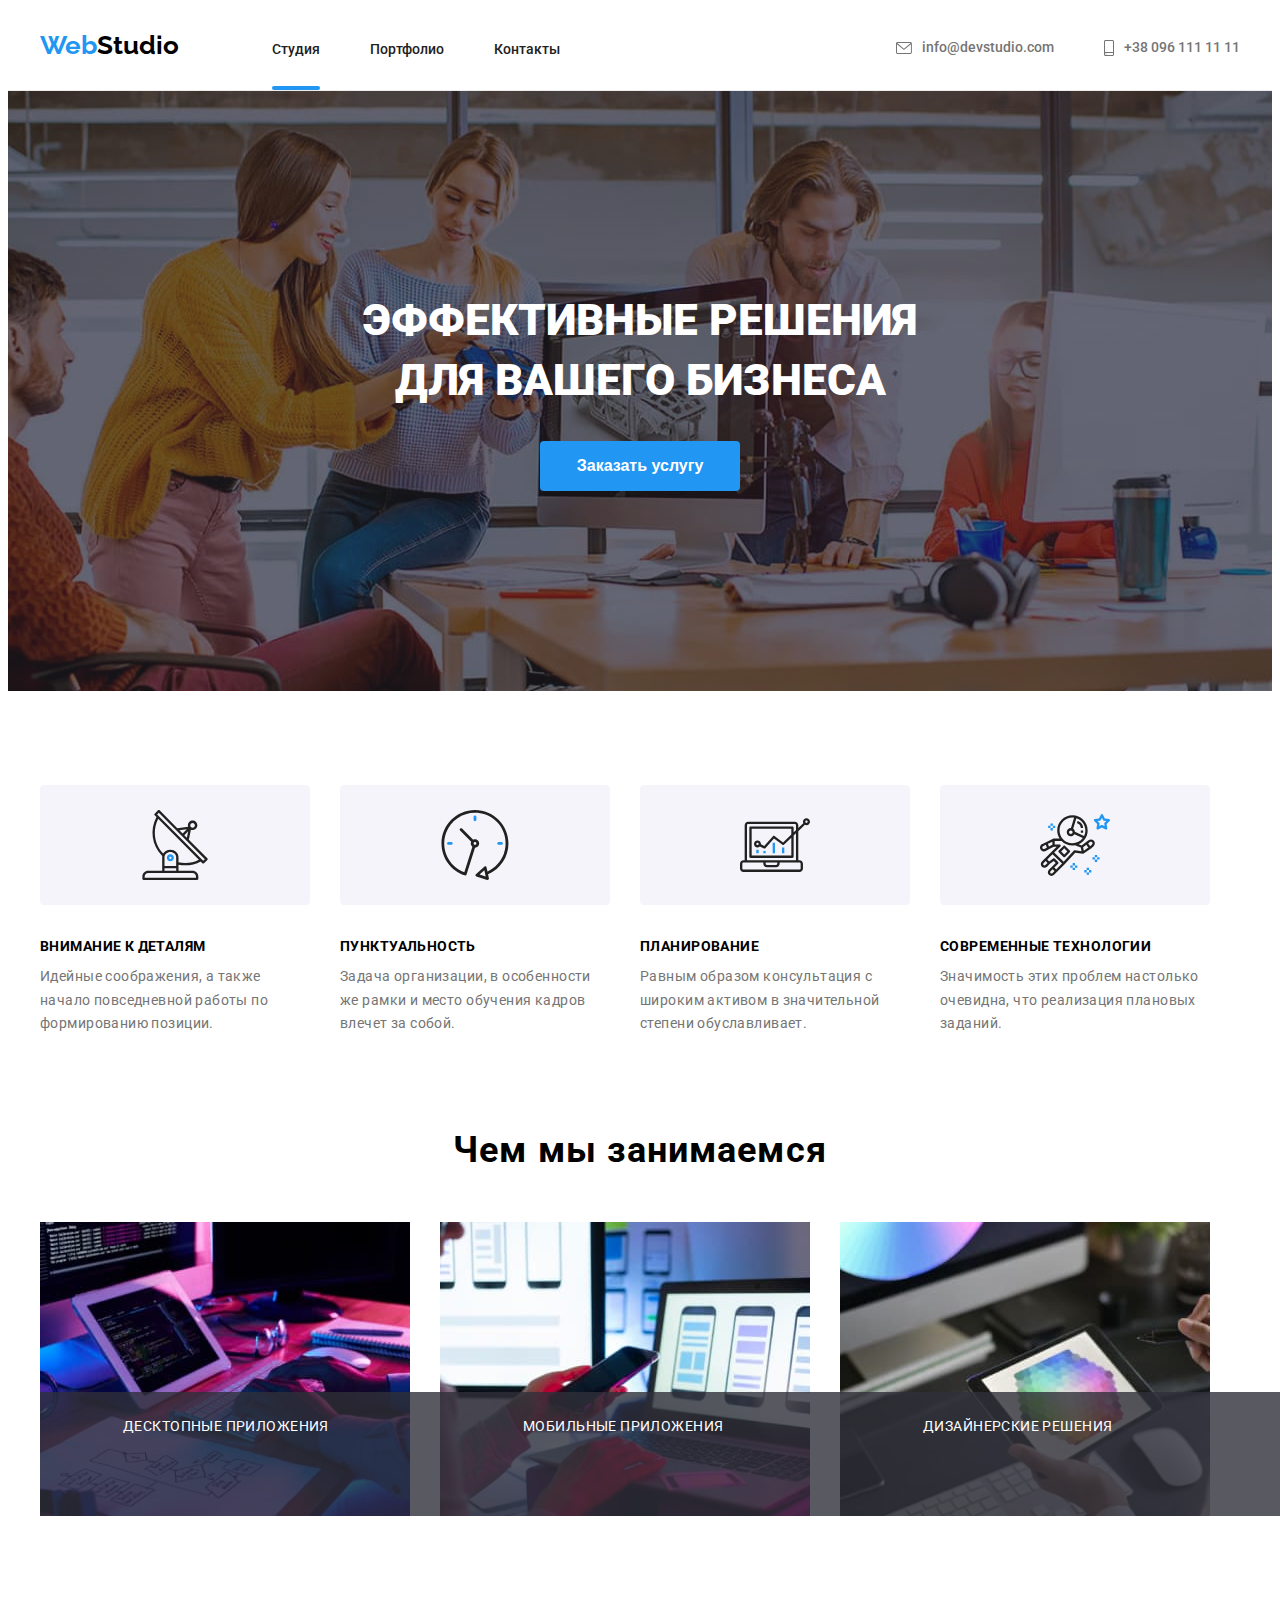
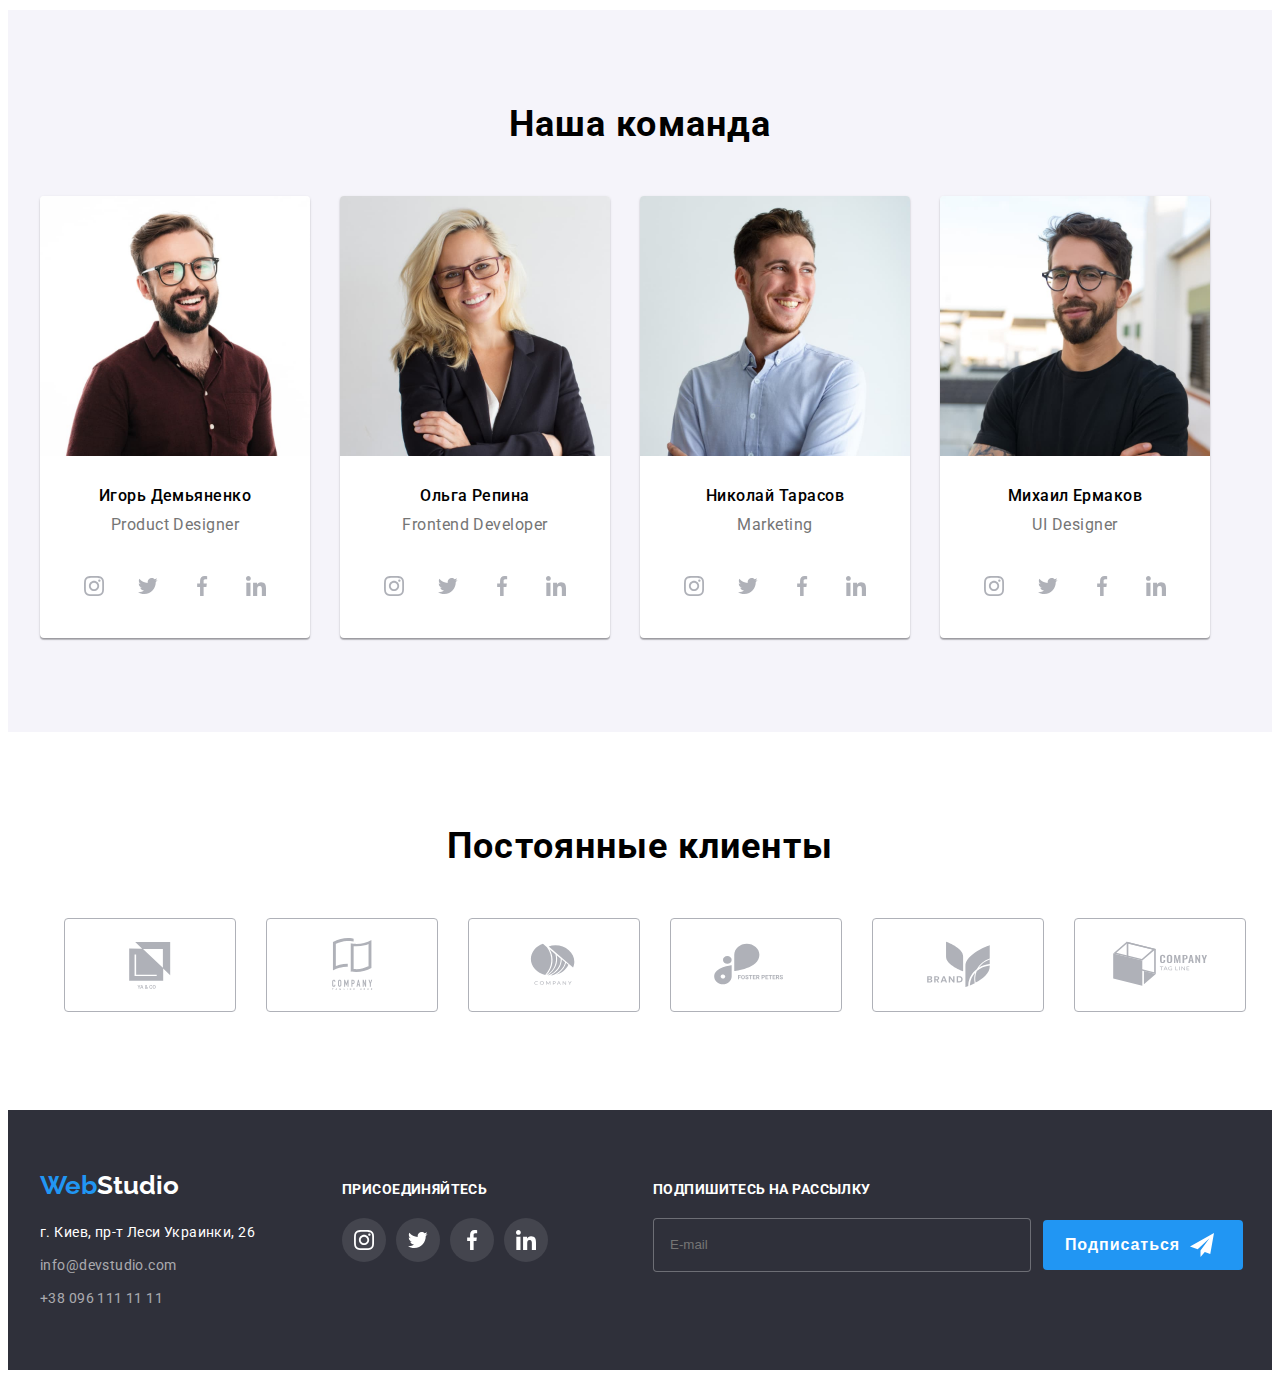
<file: index.html>
<!DOCTYPE html>
<html lang="ru">

<head>
    <meta charset="UTF-8">
    <meta http-equiv="X-UA-Compatible" content="IE=edge">
    <meta name="viewport" content="width=device-width, initial-scale=1.0">
    <title>WebStudio</title>
    <link rel="preconnect" href="https://fonts.googleapis.com">
    <link rel="preconnect" href="https://fonts.gstatic.com" crossorigin>
    <link href="https://fonts.googleapis.com/css2?family=Raleway:wght@700&amp;family=Roboto:wght@400;500;700;900&amp;display=swap"
        rel="stylesheet">
    <link rel="stylesheet" href="https://cdnjs.cloudflare.com/ajax/libs/modern-normalize/1.1.0/modern-normalize.min.css"
        integrity="sha512-wpPYUAdjBVSE4KJnH1VR1HeZfpl1ub8YT/NKx4PuQ5NmX2tKuGu6U/JRp5y+Y8XG2tV+wKQpNHVUX03MfMFn9Q=="
        crossorigin="anonymous" referrerpolicy="no-referrer" />
    <link rel="stylesheet" href="./css/main.min.css">
</head>

<body>
    <header class="header">
        <div class="main-nav container">
            <a href="./index.html" class="link-logo"><span class="logo">Web</span><span class="logo-b">Studio</span></a>
            <nav>
                <ul class="site-nav list">
                    <li class="site-nav__item">
                        <a href="./index.html" class="link site-nav__item--active">Студия</a>
                    </li>
                    <li class="site-nav__item">
                        <a href="./portfolio.html" class="link">Портфолио</a>
                    </li>
                    <li class="site-nav__item">
                        <a href="#" class="link">Контакты</a>
                    </li>
                </ul>
            </nav>
        <div class="registration">
            <ul class="auth-nav list">
                <li class="auth-nav__item">
                    <a class="auth-nav__link" href="mailto:info@devstudio.com"><svg class="icon icon-mt" width="16" height="12">
                            <use href="./images/icons.svg#massage">
                            </use>
                        </svg>info@devstudio.com</a>
                </li>
                <li class="auth-nav__item">
                    <a href="tel:+380961111111" class="auth-nav__link"><svg class="icon icon-mt" width="10" height="16">
                            <use href="./images/icons.svg#smartphone">
                            </use>
                        </svg>+38 096 111 11 11</a>
                </li>
            </ul>
        </div>
        </div>
    </header>
    <main>

        <!-- Hero -->
        <section class="hero">
            <div class="container">
                <h1 class="hero__title">ЭФФЕКТИВНЫЕ РЕШЕНИЯ<br />ДЛЯ ВАШЕГО БИЗНЕСА</h1>
                <button type="button" class="button" data-modal-open><span class="btn-text">Заказать услугу</span></button>
            </div>
        </section>

        <!-- Benefits -->

        <section class="section">
            <div class="container benefits">
                <h2 class="benefits__title">Преимущества</h2>
                <ul class="benefits-list list">
                    <li class="benefits-list__item">
                        <svg class="benefits-list__icon" width="270" height="120">
                            <use href="./images/icons.svg#antenna">
                            </use>
                        </svg>
                        <h3 class="benefits-list__name">Внимание к деталям</h3>
                        <p class="benefits-list__text">Идейные соображения, а также начало повседневной работы по формированию
                            позиции.</p>
                    </li>
                    <li class="benefits-list__item">
                        <svg class="benefits-list__icon" width="270" height="120">
                            <use href="./images/icons.svg#clock">
                            </use>
                        </svg>
                        <h3 class="benefits-list__name">Пунктуальность</h3>
                        <p class="benefits-list__text">Задача организации, в особенности же рамки и место обучения кадров
                            влечет за собой.</p>
                    </li>
                    <li class="benefits-list__item">
                        <svg class="benefits-list__icon" width="270" height="120">
                            <use href="./images/icons.svg#monitor">
                            </use>
                        </svg>
                        <h3 class="benefits-list__name">Планирование</h3>
                        <p class="benefits-list__text">Равным образом консультация с широким активом в значительной степени
                            обуславливает.</p>
                    </li>
                    <li class="benefits-list__item">
                        <svg class="benefits-list__icon" width="270" height="120">
                            <use href="./images/icons.svg#astronaut">
                            </use>
                        </svg>
                        <h3 class="benefits-list__name">Современные технологии</h3>
                        <p class="benefits-list__text">Значимость этих проблем настолько очевидна, что реализация плановых
                            заданий.</p>
                    </li>
                </ul>
            </div>
        </section>

        <!-- Services -->

        <section class="section services">
            <div class="container">
                <h2 class="services__title">Чем мы занимаемся</h2>
                <ul class="services-list list">
                    <li class="services-list__item">
                        
                        <a href="#" class="services-list__link ">
                            <img src="./images/img1.jpg" alt="Разработчик набирает код"
                                width="370">                        
                            <p class="services-list__name">ДЕСКТОПНЫЕ ПРИЛОЖЕНИЯ</p>
                        </a>
                        
                    </li>

                    <li class="services-list__item">
                        <a href="#" class="services-list__link">
                            <img src="./images/img2.jpg" alt="Разработчик тестирует программу"
                                width="370">
                            <p class="services-list__name">МОБИЛЬНЫЕ ПРИЛОЖЕНИЯ</p>
                        </a>
                    </li>

                    <li class="services-list__item">
                        <a href="#" class="services-list__link"><img src="./images/img3.jpg" alt="Разработчик подбирает цвет"
                                width="370">
                            <p class="services-list__name">ДИЗАЙНЕРСКИЕ РЕШЕНИЯ</p>
                        </a>
                    </li>
                </ul>
            </div>
        </section>

        <!-- Command -->

        <section class="command section">
            <div class="container">
                <h2 class="command__title">Наша команда</h2>
                <ul class="command-list list">
                    <li class="command-list__item">                        
                        <img src="./images/img11.jpg" alt="Игорь Демьяненко" width="270">
                        <h3 class="command-list__crewman">Игорь Демьяненко</h3>
                        <p lang="en" class="command-list__specification">Product Designer</p>
                        <ul class="social-network list">
                            <li class="social-network__item">
                                <a href="#" class="link social-network__link">
                                    <svg class="social-network__icon" width="20px" height="20px">
                                        <use href="./images/icons.svg#instagram"></use>
                                    </svg>
                                </a>
                        
                            </li>
                            <li class="social-network__item">
                                <a href="#" class="link social-network__link">
                                    <svg class="social-network__icon" width="20px" height="20px">
                                        <use href="./images/icons.svg#twitter"></use>
                                    </svg>
                                </a>
                        
                            </li>
                            <li class="social-network__item">
                                <a href="#" class="link social-network__link">
                                    <svg class="social-network__icon" width="20px" height="20px">
                                        <use href="./images/icons.svg#facebook"></use>
                                    </svg>
                                </a>
                        
                            </li>
                            <li class="social-network__item">
                                <a href="#" class="link social-network__link">
                                    <svg class="social-network__icon" width="20px" height="20px">
                                        <use href="./images/icons.svg#linkedin"></use>
                                    </svg>
                                </a>
                        
                            </li>
                        </ul>
                    </li>
                    <li class="command-list__item">
                        <img src="./images/img22.jpg" alt="Ольга Репина" width="270">
                        <h3 class="command-list__crewman">Ольга Репина</h3>
                        <p lang="en" class="command-list__specification">Frontend Developer</p>
                        <ul class="social-network list">
                            <li class="social-network__item">
                                <a href="#" class="link social-network__link">
                                    <svg class="social-network__icon" width="20px" height="20px">
                                        <use href="./images/icons.svg#instagram"></use>
                                    </svg>
                                </a>
                        
                            </li>
                            <li class="social-network__item">
                                <a href="#" class="link social-network__link">
                                    <svg class="social-network__icon" width="20px" height="20px">
                                        <use href="./images/icons.svg#twitter"></use>
                                    </svg>
                                </a>
                        
                            </li>
                            <li class="social-network__item">
                                <a href="#" class="link social-network__link">
                                    <svg class="social-network__icon" width="20px" height="20px">
                                        <use href="./images/icons.svg#facebook"></use>
                                    </svg>
                                </a>
                        
                            </li>
                            <li class="social-network__item">
                                <a href="#" class="link social-network__link">
                                    <svg class="social-network__icon" width="20px" height="20px">
                                        <use href="./images/icons.svg#linkedin"></use>
                                    </svg>
                                </a>
                        
                            </li>
                        </ul>
                    </li>
                    <li class="command-list__item">
                        <img src="./images/img33.jpg" alt="Николай Тарасов" width="270">
                        <h3 class="command-list__crewman">Николай Тарасов</h3>
                        <p lang="en" class="command-list__specification">Marketing</p>
                        <ul class="social-network list">
                            <li class="social-network__item">
                                <a href="#" class="link social-network__link">
                                    <svg class="social-network__icon" width="20px" height="20px">
                                        <use href="./images/icons.svg#instagram"></use>
                                    </svg>
                                </a>
                        
                            </li>
                            <li class="social-network__item">
                                <a href="#" class="link social-network__link">
                                    <svg class="social-network__icon" width="20px" height="20px">
                                        <use href="./images/icons.svg#twitter"></use>
                                    </svg>
                                </a>
                        
                            </li>
                            <li class="social-network__item">
                                <a href="#" class="link social-network__link">
                                    <svg class="social-network__icon" width="20px" height="20px">
                                        <use href="./images/icons.svg#facebook"></use>
                                    </svg>
                                </a>
                        
                            </li>
                            <li class="social-network__item">
                                <a href="#" class="link social-network__link">
                                    <svg class="social-network__icon" width="20px" height="20px">
                                        <use href="./images/icons.svg#linkedin"></use>
                                    </svg>
                                </a>
                        
                            </li>
                        </ul>
                    </li>
                    <li class="command-list__item">
                        <img src="./images/img44.jpg" alt="Михаил Ермаков" width="270">
                        <h3 class="command-list__crewman">Михаил Ермаков</h3>
                        <p lang="en" class="command-list__specification">UI Designer</p>
                        <ul class="social-network list">
                            <li class="social-network__item">
                                <a href="#" class="link social-network__link">
                                    <svg class="social-network__icon" width="20px" height="20px">
                                        <use href="./images/icons.svg#instagram"></use>
                                    </svg>
                                </a>
                        
                            </li>
                            <li class="social-network__item">
                                <a href="#" class="link social-network__link">
                                    <svg class="social-network__icon" width="20px" height="20px">
                                        <use href="./images/icons.svg#twitter"></use>
                                    </svg>
                                </a>
                        
                            </li>
                            <li class="social-network__item">
                                <a href="#" class="link social-network__link">
                                    <svg class="social-network__icon" width="20px" height="20px">
                                        <use href="./images/icons.svg#facebook"></use>
                                    </svg>
                                </a>
                        
                            </li>
                            <li class="social-network__item">
                                <a href="#" class="link social-network__link">
                                    <svg class="social-network__icon" width="20px" height="20px">
                                        <use href="./images/icons.svg#linkedin"></use>
                                    </svg>
                                </a>
                        
                            </li>
                        </ul>
                    </li>
                </ul>
                
            </div>
        </section>
        <!-- Clients -->
        <section class="section">
            <div class="container clients">
            <h2 class="clients__title">Постоянные клиенты</h2>
            <ul class="clients-list list">
                <li class="clients-list__item">
                    <a href="#" class="clients-list__link">
                    <svg class="clients-list__icon" width="170" height="92">
                        <use href="./images/icons.svg#client-1-1"></use>
                    </svg>
                    </a>
                </li>
                <li class="clients-list__item">
                    <a href="#" class="clients-list__link">
                    <svg class="clients-list__icon" width="170" height="92">
                        <use href="./images/icons.svg#client-2-1"></use>
                    </svg>
                    </a>
                </li>
                <li class="clients-list__item">
                    <a href="#" class="clients-list__link">
                    <svg class="clients-list__icon" width="170" height="92">
                        <use href="./images/icons.svg#client-3-1"></use>
                    </svg>
                    </a>
                </li>
                <li class="clients-list__item">
                    <a href="#" class="clients-list__link">
                    <svg class="clients-list__icon" width="170" height="92">
                        <use href="./images/icons.svg#client-4"></use>
                    </svg>
                    </a>
                </li>
                <li class="clients-list__item">
                    <a href="#" class="clients-list__link">
                    <svg class="clients-list__icon" width="170" height="92">
                        <use href="./images/icons.svg#client-5-1"></use>
                    </svg>
                    </a>
                </li>
                <li class="clients-list__item">
                    <a href="#" class="clients-list__link">
                    <svg class="clients-list__icon" width="170" height="92">
                        <use href="./images/icons.svg#client-6-1"></use>
                    </svg>
                    </a>
                </li>
            </ul>
            </div>
        </section>

    </main>

    <!-- Footer -->

    <footer class="footer">
        <div class="container container-footer">
            <div class="footer-contacts">
            <a href="./index.html" class="link-logo link-logo-footer"><span class="logo">Web</span><span class="logo-b-footer">Studio</span></a>
            <address>
                <ul class="list footer-contacts__list">
                    <li>
                        <a href="https://goo.gl/maps/Gw6oFN7DVB9urLdV7" rel="noreferrer nofolow" class="footer-contacts__adress">г. Киев,
                            пр-т Леси Украинки, 26</a>
                    </li>
                    <li>
                        <a href="mailto:info@devstudio.com" class="footer-contacts__mail-tel">info@devstudio.com</a>
                    </li>
                    <li>
                        <a href="tel:+380961111111" class="footer-contacts__mail-tel">+38 096 111 11 11</a>
                    </li>
                </ul>
            </address>
            </div>
            <div class="footer-media">
                <h2 class="footer-media__title">присоединяйтесь</h2>
                <ul class="social-network list">
                    <li class="social-network__item">
                        <a href="#" class="link social-network__link--gray">
                            <svg class="social-network__icon" width="20px" height="20px">
                                <use href="./images/icons.svg#instagram"></use>
                            </svg>
                        </a>
                
                    </li>
                    <li class="social-network__item">
                        <a href="#" class="link social-network__link--gray">
                            <svg class="social-network__icon" width="20px" height="20px">
                                <use href="./images/icons.svg#twitter"></use>
                            </svg>
                        </a>
                
                    </li>
                    <li class="social-network__item">
                        <a href="#" class="link social-network__link--gray">
                            <svg class="social-network__icon" width="20px" height="20px">
                                <use href="./images/icons.svg#facebook"></use>
                            </svg>
                        </a>
                
                    </li>
                    <li class="social-network__item">
                        <a href="#" class="link social-network__link--gray">
                            <svg  class="social-network__icon" width="20px" height="20px">
                                <use href="./images/icons.svg#linkedin"></use>
                            </svg>
                        </a>                
                    </li>
                </ul>
            </div>
            <div class="container-footer-subscribe">
                <form action="#" class="footer-subscribe"> 
                    <label for="footer-subscribe" class="footer-subscribe__label">Подпишитесь на рассылку</label>
                    <div class="subscribe-online">
                    <input type="email" name="email-subscribe" id="footer-subscribe" class="footer-subscribe__input" placeholder="E-mail" required>
                    <button type="submit" class="footer-subscribe__button"><span class="footer-subscribe__button--span">Подписаться
                        <svg class="footer-subscribe__icon" width="24px" height="24px">
                            <use href="./images/icons.svg#icon-send"></use>
                        </svg>
                    </span></button>
                    </div>
                </form>
            </div>
        </div>
    </footer>
    <div class="backdrop is-hidden" data-modal>
        <div class="modal">
            <button type="button" class="modal__close" data-modal-close>
                <svg class="close" width="11px" height="11px"><use href="./images/icons.svg#vector"></use></svg>
            </button>
            <p class="modal__title">Оставьте свои данные, мы вам перезвоним</p>
            <form action="#" class="form-online">
                <div class="input-name">
                <label for="user-name" class="form-online__label">Имя</label>
                <input type="text" class="form-online__input" name="user-name" id="user-name" required>
                <svg class="icon-black" width="18px" height="18px">
                    <use href="./images/icons.svg#person-black"></use>
                </svg>
                </div>

                <div class="input-tel">
                <label for="user-tel" class="form-online__label">Телефон</label>
                <input type="tel" class="form-online__input" name="user-tel" id="user-tel" required>
                <svg class="icon-black" width="18px" height="18px">
                    <use href="./images/icons.svg#phone-black"></use>
                </svg>
                </div>

                <div class="input-email">
                <label for="user-email" class="form-online__label">Почта</label>
                <input type="email" class="form-online__input" name="user-email" id="user-email">
                <svg class="icon-black" width="18px" height="18px">
                    <use href="./images/icons.svg#email-black"></use>
                </svg>
                </div>
                <label for="comment" class="form-online__label">Комментарий</label>
                <textarea name="comment" class="form-online__comment" id="comment" placeholder="Введите текст"></textarea>
                <div class="check-online">
                <input type="checkbox" name="check" id="check" class="form-online__checkbox visually-hidden" required>
                <label for="check" class="check-b">
                    <span>
                    <svg class="check-on" width="16px" height="15px">
                        <use href="./images/icons.svg#icon-check"></use>
                    </svg>
                </span>Соглашаюсь с рассылкой и принимаю <a href="#" class="agreement" target="_blank"> Условия договора</a> </label>
                </div>
                <button type="submit" class="button"><span class="btn-text">Отправить</span></button>
            </form>
           
        </div>
    </div>
    


    <script src="./js/modal.js"></script>
</body>

</html>
</file>
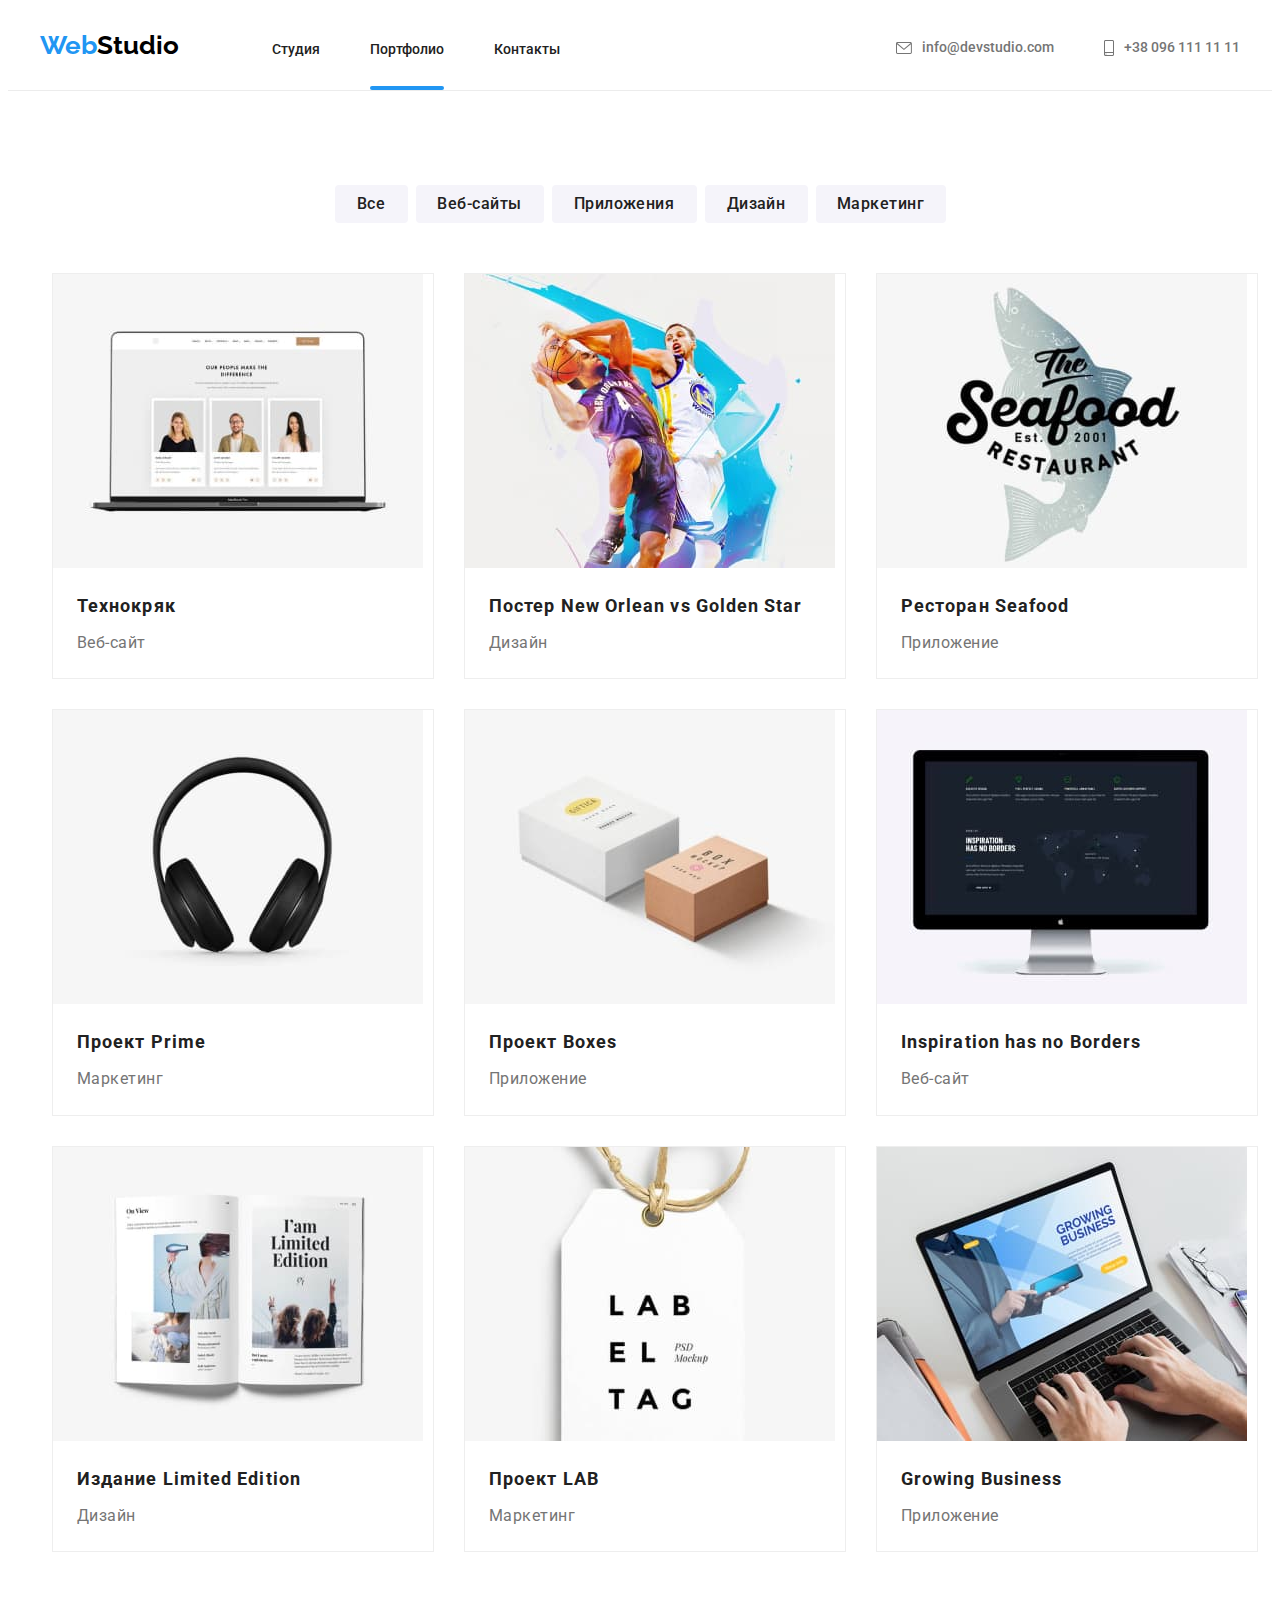
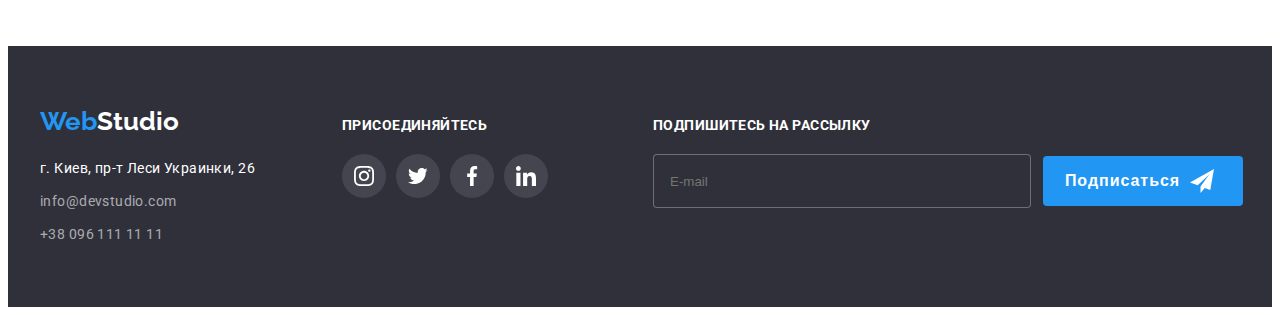
<file: portfolio.html>
<!DOCTYPE html>
<html lang="en">

<head>
    <meta charset="UTF-8">
    <meta http-equiv="X-UA-Compatible" content="IE=edge">
    <meta name="viewport" content="width=device-width, initial-scale=1.0">
    <title>WebStudio</title>
    <link rel="stylesheet" href="https://cdnjs.cloudflare.com/ajax/libs/modern-normalize/1.1.0/modern-normalize.min.css"
        integrity="sha512-wpPYUAdjBVSE4KJnH1VR1HeZfpl1ub8YT/NKx4PuQ5NmX2tKuGu6U/JRp5y+Y8XG2tV+wKQpNHVUX03MfMFn9Q=="
        crossorigin="anonymous" referrerpolicy="no-referrer" />
    <link rel="preconnect" href="https://fonts.googleapis.com">
    <link rel="preconnect" href="https://fonts.gstatic.com" crossorigin>
    <link href="https://fonts.googleapis.com/css2?family=Raleway:wght@700&amp;family=Roboto:wght@400;500;700;900&amp;display=swap"
        rel="stylesheet">
    <link rel="stylesheet" href="./css/main.min.css">
</head>

<body>
    <header class="header">
        <div class="main-nav container">
            <a href="./index.html" class="link-logo"><span class="logo">Web</span><span class="logo-b">Studio</span></a>
            <nav>
                <ul class="site-nav list">
                    <li class="site-nav__item">
                        <a href="./index.html" class="link">Студия</a>
                    </li>
                    <li class="site-nav__item">
                        <a href="./portfolio.html" class="link site-nav__item--active">Портфолио</a>
                    </li>
                    <li class="site-nav__item">
                        <a href="#" class="link">Контакты</a>
                    </li>
                </ul>
            </nav>
            <div class="registration">
                <ul class="auth-nav list">
                    <li class="auth-nav__item">
                        <a class="auth-nav__link" href="mailto:info@devstudio.com"><svg class="icon icon-mt" width="16" height="12">
                                <use href="./images/icons.svg#massage">
                                </use>
                            </svg>info@devstudio.com</a>
                    </li>
                    <li class="auth-nav__item">
                        <a href="tel:+380961111111" class="auth-nav__link"><svg class="icon icon-mt" width="10" height="16">
                                <use href="./images/icons.svg#smartphone">
                                </use>
                            </svg>+38 096 111 11 11</a>
                    </li>
                </ul>
            </div>
        </div>
    </header>
    <main>

        <!-- Filter -->
        <section class="section main-btn-portfolio">
            <h1 class="visually-hidden">Портфолио</h1>
            <ul class="button-nav  list">
                <li class="button-nav__item"><button type="button" class="button-nav__filter button-nav__filter--all">Все</button></li>
                <li class="button-nav__item"><button type="button" class="button-nav__filter button-nav__filter--site">Веб-сайты</button></li>
                <li class="button-nav__item"><button type="button" class="button-nav__filter button-nav__filter--application">Приложения</button></li>
                <li class="button-nav__item"><button type="button" class="button-nav__filter button-nav__filter--design">Дизайн</button></li>
                <li class="button-nav__item"><button type="button" class="button-nav__filter button-nav__filter--marketing">Маркетинг</button></li>
            </ul>
        </section>

        <!-- Portfolio -->
        <section class="portfolio">
            <div class="container container-portfolio">
                <h2 class="portfolio__title visually-hidden">Портфолио</h2>
                <ul class="main-portfolio list">
                    <li class="main-portfolio__item ">
                        <a href="#" class="main-portfolio__link">                       
                            <div class="img-product product">
                            <img src="./images/tehno.jpg" alt="сайт на ноутбуке" width="370">
                            <p class="main-portfolio__overlay">
                                Технокряк это современная площадка распространения коронавируса. Компании используют эту платформу для цифрового
                                шпионажа и атак на защищённые сервера конкурентов.
                            </p>
                            </div>
                            <h3 class="main-portfolio__title">Технокряк</h3>
                            <p class="main-portfolio__text">Веб-сайт</p>
                        </a>  
                    </li>

                    <li class="main-portfolio__item">
                        <a href="#" class="main-portfolio__link">
                            <div class="img-product product">
                            <img src="./images/norlean-vs-gstar.jpg" alt="два баскетболиста с мячем" width="370">
                            <p class="main-portfolio__overlay">
                                Технокряк это современная площадка распространения коронавируса. Компании используют эту платформу для цифрового
                                шпионажа и атак на защищённые сервера конкурентов.
                            </p>
                            </div>
                            <h3 class="main-portfolio__title">Постер New Orlean vs Golden Star</h3>
                            <p class="main-portfolio__text">Дизайн</p>
                        </a>
                    </li>

                    <li class="main-portfolio__item">
                        <a href="#" class="main-portfolio__link">
                            <div class="img-product product">
                            <img src="./images/seafood.jpg" alt="логотип рыбного ресторана" width="370">
                            <p class="main-portfolio__overlay">
                                Технокряк это современная площадка распространения коронавируса. Компании используют эту платформу для цифрового
                                шпионажа и атак на защищённые сервера конкурентов.
                            </p>
                            </div>  
                            <h3 class="main-portfolio__title">Ресторан Seafood</h3>
                            <p class="main-portfolio__text">Приложение</p>
                        </a>
                    </li>

                    <li class="main-portfolio__item">
                        <a href="#" class="main-portfolio__link">
                            <div class="img-product product">
                            <img src="./images/prime.jpg" alt="наушники" width="370">
                            <p class="main-portfolio__overlay">
                                Технокряк это современная площадка распространения коронавируса. Компании используют эту платформу для цифрового
                                шпионажа и атак на защищённые сервера конкурентов.
                            </p>
                            </div>
                            <h3 class="main-portfolio__title">Проект Prime</h3>
                            <p class="main-portfolio__text">Маркетинг</p>
                        </a>
                    </li>

                    <li class="main-portfolio__item">
                        <a href="#" class="main-portfolio__link">
                            <div class="img-product product">
                            <img src="./images/boxes.jpg" alt="две коробочки" width="370">
                            <p class="main-portfolio__overlay">
                                Технокряк это современная площадка распространения коронавируса. Компании используют эту платформу для цифрового
                                шпионажа и атак на защищённые сервера конкурентов.
                            </p>
                            </div>    
                            <h3 class="main-portfolio__title">Проект Boxes</h3>
                            <p class="main-portfolio__text">Приложение</p>
                        </a>
                    </li>

                    <li class="main-portfolio__item">
                        <a href="#" class="main-portfolio__link">
                            <div class="img-product product">
                            <img src="./images/inspiration.jpg" alt="cайт на мониторе" width="370">
                            <p class="main-portfolio__overlay">
                                Технокряк это современная площадка распространения коронавируса. Компании используют эту платформу для цифрового
                                шпионажа и атак на защищённые сервера конкурентов.
                            </p>
                            </div>
                            <h3 class="main-portfolio__title">Inspiration has no Borders</h3>
                            <p class="main-portfolio__text">Веб-сайт</p>
                        </a>
                    </li>

                    <li class="main-portfolio__item">
                        <a href="#" class="main-portfolio__link">
                            <div class="img-product product">
                            <img src="./images/limited-edition.jpg" alt="открытая книга" width="370">
                            <p class="main-portfolio__overlay">
                                Технокряк это современная площадка распространения коронавируса. Компании используют эту платформу для цифрового
                                шпионажа и атак на защищённые сервера конкурентов.
                            </p>
                            </div>
                            <h3 class="main-portfolio__title">Издание Limited Edition</h3>
                            <p class="main-portfolio__text">Дизайн</p>
                        </a>
                    </li>

                    <li class="main-portfolio__item">
                        <a href="#" class="main-portfolio__link">
                            <div class="img-product product">
                            <img src="./images/lab.jpg" alt="этикетка на веревочке" width="370">
                            <p class="main-portfolio__overlay">
                                Технокряк это современная площадка распространения коронавируса. Компании используют эту платформу для цифрового
                                шпионажа и атак на защищённые сервера конкурентов.
                            </p> 
                            </div>
                            <h3 class="main-portfolio__title">Проект LAB</h3>
                            <p class="main-portfolio__text">Маркетинг</p>
                        </a>
                    </li>

                    <li class="main-portfolio__item">
                        <a href="#" class="main-portfolio__link">
                            <div class="img-product product">
                            <img src="./images/growing-business.jpg" alt="человек работает за ноутбуком" width="370">
                             <p class="main-portfolio__overlay">
                                Технокряк это современная площадка распространения коронавируса. Компании используют эту платформу для цифрового
                                шпионажа и атак на защищённые сервера конкурентов.
                            </p>
                            </div>
                            <h3 class="main-portfolio__title">Growing Business</h3>
                            <p class="main-portfolio__text">Приложение</p>
                        </a>
                    </li>
                </ul>
            </div>
        </section>
    </main>
    <!-- Footer -->
    <footer class="footer">
        <div class="container container-footer">
            <div class="footer-contacts">
                <a href="./index.html" class="link-logo link-logo-footer"><span class="logo">Web</span><span
                        class="logo-b-footer">Studio</span></a>
                <address>
                    <ul class="list footer-contacts__list">
                        <li>
                            <a href="https://goo.gl/maps/Gw6oFN7DVB9urLdV7" rel="noreferrer nofolow"
                                class="footer-contacts__adress">г. Киев,
                                пр-т Леси Украинки, 26</a>
                        </li>
                        <li>
                            <a href="mailto:info@devstudio.com" class="footer-contacts__mail-tel">info@devstudio.com</a>
                        </li>
                        <li>
                            <a href="tel:+380961111111" class="footer-contacts__mail-tel">+38 096 111 11 11</a>
                        </li>
                    </ul>
                </address>
            </div>
            <div class="footer-media">
                <h2 class="footer-media__title">присоединяйтесь</h2>
                <ul class="social-network list">
                    <li class="social-network__item">
                        <a href="#" class="link social-network__link--gray">
                            <svg class="social-network__icon" width="20px" height="20px">
                                <use href="./images/icons.svg#instagram"></use>
                            </svg>
                        </a>
    
                    </li>
                    <li class="social-network__item">
                        <a href="#" class="link social-network__link--gray">
                            <svg class="social-network__icon" width="20px" height="20px">
                                <use href="./images/icons.svg#twitter"></use>
                            </svg>
                        </a>
    
                    </li>
                    <li class="social-network__item">
                        <a href="#" class="link social-network__link--gray">
                            <svg class="social-network__icon" width="20px" height="20px">
                                <use href="./images/icons.svg#facebook"></use>
                            </svg>
                        </a>
    
                    </li>
                    <li class="social-network__item">
                        <a href="#" class="link social-network__link--gray">
                            <svg class="social-network__icon" width="20px" height="20px">
                                <use href="./images/icons.svg#linkedin"></use>
                            </svg>
                        </a>
                    </li>
                </ul>
            </div>
            <div class="container-footer-subscribe">
                <form action="#" class="footer-subscribe">
                    <label for="footer-subscribe" class="footer-subscribe__label">Подпишитесь на рассылку</label>
                    <div class="subscribe-online">
                        <input type="email" name="email-subscribe" id="footer-subscribe" class="footer-subscribe__input"
                            placeholder="E-mail" required>
                        <button type="submit" class="footer-subscribe__button"><span
                                class="footer-subscribe__button--span">Подписаться
                                <svg class="footer-subscribe__icon" width="24px" height="24px">
                                    <use href="./images/icons.svg#icon-send"></use>
                                </svg>
                            </span></button>
                    </div>
                </form>
            </div>
        </div>
    </footer>
    

</body>

</html>
</file>
<file: css/main.min.css>
:root{--content-text-color: #757575;--title-text-color: #212121;--accent-text-color: #2196f3}body{font-family:"Roboto", sans-serif;font-style:normal}h1,h2,h3,h4,h5,h6,p,ul{margin:0;padding:0}img{display:block}button{cursor:pointer}.header{background-color:#ffffff;border-bottom:1px solid #ececec}.site-nav .site-nav__item{position:relative}.site-nav__item--active::after{content:"";position:absolute;bottom:0;left:0;display:block;width:100%;height:4px;border-radius:8px;background-color:var(--accent-text-color)}.main-nav{display:flex;align-items:baseline;margin-top:32px}.site-nav{display:flex;align-items:center}.site-nav .link{display:block;padding-top:32px;padding-bottom:32px;padding-left:0px;text-decoration:none;font-style:normal;font-weight:500;font-size:14px;line-height:1.14;color:var(--title-text-color)}.site-nav .site-nav__item:not(:last-child){margin-right:50px}.auth-nav{display:flex;align-items:center}.registration{display:flex;margin-left:auto;align-items:center}.icon-mt{margin-top:32px;margin-right:10px;fill:var(--content-text-color);margin-bottom:32px}.auth-nav .auth-nav__item+.auth-nav__item{margin-left:50px}.container{width:1200px;padding-right:15px;padding-left:15px;margin:0 auto}.list{list-style:none}.link-logo{margin-right:93px;text-decoration:none;font-family:"Raleway", sans-serif;font-style:normal;font-weight:bold;font-size:26px;line-height:1.19}.logo{font-family:"Raleway", sans-serif;color:var(--accent-text-color)}.logo-b{font-family:"Raleway", sans-serif;color:black}.link{text-decoration:none;font-style:normal;font-weight:500;font-size:14px;line-height:1.14;color:var(--title-text-color);transition-property:color;transition-duration:250ms;transition-timing-function:cubic-bezier(0.4, 0, 0.2, 1)}.link:hover,.link:focus{color:var(--accent-text-color)}.auth-nav__link{text-decoration:none;font-style:normal;font-weight:500;font-size:14px;line-height:1.14;color:var(--content-text-color);display:flex;align-items:center;transition-property:color;transition-duration:250ms;transition-timing-function:cubic-bezier(0.4, 0, 0.2, 1)}.auth-nav__item .auth-nav__link:hover,.auth-nav__item .auth-nav__link:focus{color:var(--accent-text-color)}.auth-nav .auth-nav__link:hover .icon-mt,.auth-nav .auth-nav__link:focus .icon-mt{fill:var(--accent-text-color)}.section{padding-top:94px}.container{width:1200px;padding-right:15px;padding-left:15px;margin:0 auto}.hero__title{font-size:44px;line-height:1.36;font-weight:900;text-align:center;color:#ffffff}.hero{background-color:#c4c4c4;background-image:linear-gradient(rgba(47,48,58,0.4), rgba(47,48,58,0.4)),url(../images/hero.jpg);padding-top:200px;padding-bottom:200px;max-width:1600px;background-repeat:no-repeat;background-position:center;background-size:cover;margin-left:auto;margin-right:auto}.button{display:flex;justify-content:center;margin-top:30px;width:200px;height:50px;border:0;border-radius:4px;margin-right:auto;margin-left:auto;padding:10px 32px;background-color:var(--accent-text-color);cursor:pointer;transition-property:background-color;transition-duration:250ms;transition-timing-function:cubic-bezier(0.4, 0, 0.2, 1)}.button:hover,.button:focus{background-color:#1c89e2}.btn-text{display:flex;font-weight:700;font-family:inherit;font-size:16px;padding:0;align-self:center;text-align:center;margin:0px;color:#ffffff}.benefits__title{display:none}.benefits-list__icon{margin-bottom:30px}.benefits-list{display:flex;flex-wrap:wrap}.benefits-list .benefits-list__item{max-width:270px}.benefits-list .benefits-list__item:not(:last-child){margin-right:30px}.benefits-list__name{font-weight:700;font-size:14px;line-height:1.14;letter-spacing:0.03em;text-transform:uppercase;margin-bottom:10px}.benefits-list__text{font-size:14px;line-height:1.71;letter-spacing:0.03em;color:var(--content-text-color)}.services{padding-bottom:94px}.services__title{font-weight:700;font-size:36px;line-height:1.16;text-align:center;letter-spacing:0.03em;margin-bottom:50px}.services-list{display:flex}.services-list .services-list__item:not(:last-child){margin-right:30px}.services-list .services-list__link{display:block}.services-list__item{position:relative}img{display:block}.services-list__name{display:inline-block;position:absolute;bottom:0;left:0;width:100%;height:70px;color:#ffffff;padding:27px 82px 27px 83px;font-weight:400;font-size:18px;line-height:1.56;letter-spacing:0.03em;opacity:1;font-style:700;font-size:14px;line-height:1.14;letter-spacing:3%;background-color:rgba(47,48,58,0.8);pointer-events:none}.command{background-color:#f5f4fa;padding-bottom:94px}.command__title{font-weight:700;font-size:36px;line-height:1.16;text-align:center;letter-spacing:0.03em;margin-bottom:50px}.command-list .command-list__item{background-color:#ffffff;width:270px}.command-list{display:flex}.command-list .command-list__item:not(:last-child){margin-right:30px}.command-list .command-list__item{box-shadow:0px 1px 3px rgba(0,0,0,0.12),0px 1px 1px rgba(0,0,0,0.14),0px 2px 1px rgba(0,0,0,0.2);border-radius:4px;overflow:hidden}.command-list__crewman{font-weight:500;font-size:16px;line-height:1.19;letter-spacing:0.03em;margin-top:30px;text-align:center}.command-list__specification{font-size:16px;line-height:1.19;letter-spacing:0.03em;color:var(--content-text-color);text-align:center;margin-top:10px;margin-bottom:30px}.social-network{display:flex;justify-content:center}.social-network__item+.social-network__item{margin-left:10px}.social-network__link{display:flex;justify-content:center;align-items:center;background-color:#ffffff;border-radius:50%;width:44px;height:44px;fill:#afb1b8;margin-bottom:30px;transition-property:background-color;transition-duration:250ms;transition-timing-function:cubic-bezier(0.4, 0, 0.2, 1)}.social-network__link:hover,.social-network__link:focus{fill:#ffffff;background-color:var(--accent-text-color)}.clients__title{font-weight:700;font-size:36px;line-height:1.16;text-align:center;letter-spacing:0.03em;margin-bottom:50px}.clients-list{display:flex;align-items:center;justify-content:center;margin-bottom:94px}.clients-list__link{margin-left:30px}.clients-list__icon{border:1px solid #afb1b8;border-radius:4px;fill:#afb1b8;transition-property:fill;transition-duration:250ms;transition-timing-function:cubic-bezier(0.4, 0, 0.2, 1)}.clients-list__icon:hover,.clients-list__icon:focus{fill:var(--accent-text-color);border-color:var(--accent-text-color)}.footer{background-color:#2f303a;padding-top:60px;padding-bottom:60px}.container-footer{display:flex;align-items:baseline}.logo-b-footer{font-family:"Raleway", sans-serif;color:#ffffff}.link-logo-footer{display:block;margin-bottom:20px}.footer-contacts__adress{font-style:normal;text-decoration:none;font-size:14px;line-height:1.71;letter-spacing:0.03em;color:#ffffff}.footer-contacts__mail-tel{display:block;font-style:normal;text-decoration:none;font-size:14px;line-height:1.71;letter-spacing:0.03em;color:rgba(255,255,255,0.6);margin-top:9px}.footer-media{display:flex;flex-direction:column;flex-wrap:wrap;align-content:center;margin-left:70px}.footer-media__title{font-weight:700;font-size:14px;line-height:1.14;letter-spacing:0.03em;text-transform:uppercase;color:#ffffff;margin-bottom:20px}.social-network__link--gray{display:flex;justify-content:center;align-items:center;background-color:rgba(255,255,255,0.1);border-radius:50%;width:44px;height:44px;fill:#ffffff;margin-bottom:30px;transition-property:background-color;transition-duration:250ms;transition-timing-function:cubic-bezier(0.4, 0, 0.2, 1)}.social-network__link--gray:hover,.social-network__link--gray:focus{fill:#ffffff;background-color:#2196f3}.container-footer-subscribe{margin-left:105px}.footer-subscribe__label{display:flex;font-style:normal;font-weight:700;font-size:14px;line-height:1.14;letter-spacing:0.03em;text-transform:uppercase;color:#ffffff;margin-bottom:20px;margin-top:0}.footer-subscribe__input{width:358px;height:50px;border:1px solid rgba(255,255,255,0.3);border-radius:4px;background-color:#2f303a;padding-left:16px;outline:none;color:#ffffff}.footer-subscribe__button{display:flex;align-items:center;justify-content:center;width:200px;height:50px;border:0;border-radius:4px;margin-left:12px;padding:10px 29px 10px 10px;background-color:var(--accent-text-color);cursor:pointer;transition-property:background-color;transition-duration:250ms;transition-timing-function:cubic-bezier(0.4, 0, 0.2, 1)}.subscribe-online{display:flex;align-items:center}.footer-subscribe__button:hover,.footer-subscribe__button:focus{background-color:#1c89e2}.footer-subscribe__icon{fill:#ffffff;margin-left:10px}.footer-subscribe__button--span{font-style:normal;font-weight:bold;font-size:16px;line-height:1.87;display:flex;align-items:center;text-align:center;letter-spacing:0.06em;color:#ffffff;margin-left:12px}.visually-hidden{position:absolute;width:1px;height:1px;margin:-1px;border:0;padding:0;white-space:nowrap;clip-path:inset(100%);clip:rect(0 0 0 0);overflow:hidden}.backdrop{position:fixed;top:0;width:100vw;height:100vh;background-color:rgba(0,0,0,0.2);transition:opacity 250ms, visibility 250ms;perspective:800px}.backdrop.is-hidden .modal{transform:translate(-50%, -50%) rotateY(-90deg)}.modal{position:absolute;width:528px;min-height:581px;border-radius:4px;background-color:#ffffff;box-shadow:0px 1px 3px rgba(0,0,0,0.12),0px 1px 1px rgba(0,0,0,0.14),0px 2px 1px rgba(0,0,0,0.2);top:50%;left:50%;transform:translate(-50%, -50%) rotateY(0deg);transition:transform 250ms cubic-bezier(0.4, 0, 0.2, 1);padding:40px}.modal__close{width:30px;height:30px;border-radius:50%;background-color:transparent;border:solid 1px rgba(0,0,0,0.1);display:flex;align-items:center;justify-content:center;position:absolute;top:8px;right:8px;cursor:pointer}.is-hidden{opacity:0;pointer-events:none;visibility:hidden}.close{fill:#000000}.modal__title{font-style:normal;font-weight:bold;font-size:20px;line-height:1.15;text-align:center;letter-spacing:0.03em;color:var(--title-text-color)}.form-online{display:flex;flex-direction:column}.form-online__label{font-style:normal;font-weight:normal;font-size:12px;line-height:1.16;letter-spacing:0.01em;color:var(--content-text-color);margin-bottom:4px}.form-online__input{border-color:rgba(33,33,33,0.2);border-radius:4px;border:solid 1px rgba(33,33,33,0.2);height:40px;margin-bottom:10px;padding-left:40px}.form-online__input:focus{border-color:var(--accent-text-color);outline:none}.form-online__input:focus+.icon-black{fill:var(--accent-text-color)}.form-online__comment{padding:12px;font-weight:400;font-size:12px;line-height:1.16;letter-spacing:0.01em;border-color:rgba(33,33,33,0.2);border-radius:4px;height:120px;width:100%;resize:none;margin-bottom:20px}.form-online__comment:focus{border-color:var(--accent-text-color);outline:none}.form-online__comment::placeholder{color:rgba(117,117,117,0.5)}.check-b{font-style:normal;font-weight:400;font-size:14px;line-height:1.71;letter-spacing:0.03em;color:#757575;margin-left:7px;display:flex;align-items:center;cursor:pointer}.check-online{display:flex;align-items:center}.input-name,.input-tel,.input-email{display:flex;flex-direction:column;position:relative}.icon-black{position:absolute;display:block;transform:translateY(28px) translateX(12px)}.agreement{color:var(--accent-text-color);margin-left:5px}.check-b span{width:16px;height:15px;border:solid 2px #000000;border-radius:2px;margin-right:7px;display:flex;align-items:center;justify-content:center}.check-on{fill:transparent}.form-online__checkbox:checked+.check-b span{fill:#ffffff;border:none;background-color:var(--accent-text-color)}.form-online__checkbox:checked+.check-b .check-on{fill:#ffffff}.portfolio{padding-bottom:94px}.button-nav{display:flex;justify-content:center}.main-portfolio__item{transition-property:box-shadow;transition-duration:250ms;transition-timing-function:cubic-bezier(0.4, 0, 0.2, 1)}.container-portfolio .main-portfolio__item:hover,.container-portfolio .main-portfolio__item:focus{border:1px solid #eeeeee;box-shadow:0px 1px 1px rgba(0,0,0,0.12),0px 4px 4px rgba(0,0,0,0.06),1px 4px 6px rgba(0,0,0,0.16)}.main-btn-portfolio{padding-bottom:50px}.button-nav__filter{font-style:normal;font-weight:500;font-size:16px;line-height:1.62;text-align:center;letter-spacing:0.03em;font-family:inherit;color:var(--title-text-color);background-color:#f5f4fa;cursor:pointer;border:transparent;border-radius:4px;transition-property:box-shadow, color, background-color;transition-duration:250ms;transition-timing-function:cubic-bezier(0.4, 0, 0.2, 1)}.button-nav .button-nav__item+.button-nav__item{margin-left:8px}.button-nav__filter:hover,.button-nav__filter:focus{color:#ffffff;background-color:var(--accent-text-color);box-shadow:0px 3px 1px rgba(0,0,0,0.1),0px 1px 2px rgba(0,0,0,0.08),0px 2px 2px rgba(0,0,0,0.12)}.button-nav__filter--all{width:73px;height:38px}.button-nav__filter--site{width:128px;height:38px}.button-nav__filter--application{width:145px;height:38px}.button-nav__filter--design{width:103px;height:38px}.button-nav__filter--marketing{width:130px;height:38px}.main-portfolio__title{display:block;margin-top:20px;margin-left:24px;font-style:normal;font-weight:700;font-size:18px;line-height:2;letter-spacing:0.06em;color:var(--title-text-color)}.product{position:relative;overflow:hidden}.main-portfolio__overlay{display:inline-block;position:absolute;top:0;left:0;width:100%;height:100%;color:#ffffff;background-color:rgba(33,150,243,0.9);padding:63px 24px 63px 24px;font-weight:400;font-size:18px;line-height:1.56;letter-spacing:0.03em;transform:translateY(100%);transition-property:color;transition:transform 250ms;transition-duration:250ms;transition-timing-function:cubic-bezier(0.4, 0, 0.2, 1)}li:hover .main-portfolio__overlay,li:focus .main-portfolio__overlay{transform:translateY(0);opacity:1}.main-portfolio__text{display:block;margin-top:4px;margin-left:24px;padding-bottom:20px;font-style:normal;font-size:16px;line-height:1.9;letter-spacing:0.03em;color:var(--content-text-color)}.main-portfolio__link{text-decoration:none;display:block}.main-portfolio{display:flex;flex-wrap:wrap;margin:0 auto;justify-content:center;align-items:center;margin-right:-30px;margin-bottom:-30px}.main-portfolio .main-portfolio__item{display:block;margin-right:30px;margin-bottom:30px;flex-basis:calc(100% / 3 - 30px);background:#ffffff;border:1px solid #eeeeee;width:370px}.main-portfolio .main-portfolio__item:nth-child(3n){margin-right:0}
/*# sourceMappingURL=main.min.css.map */
</file>
